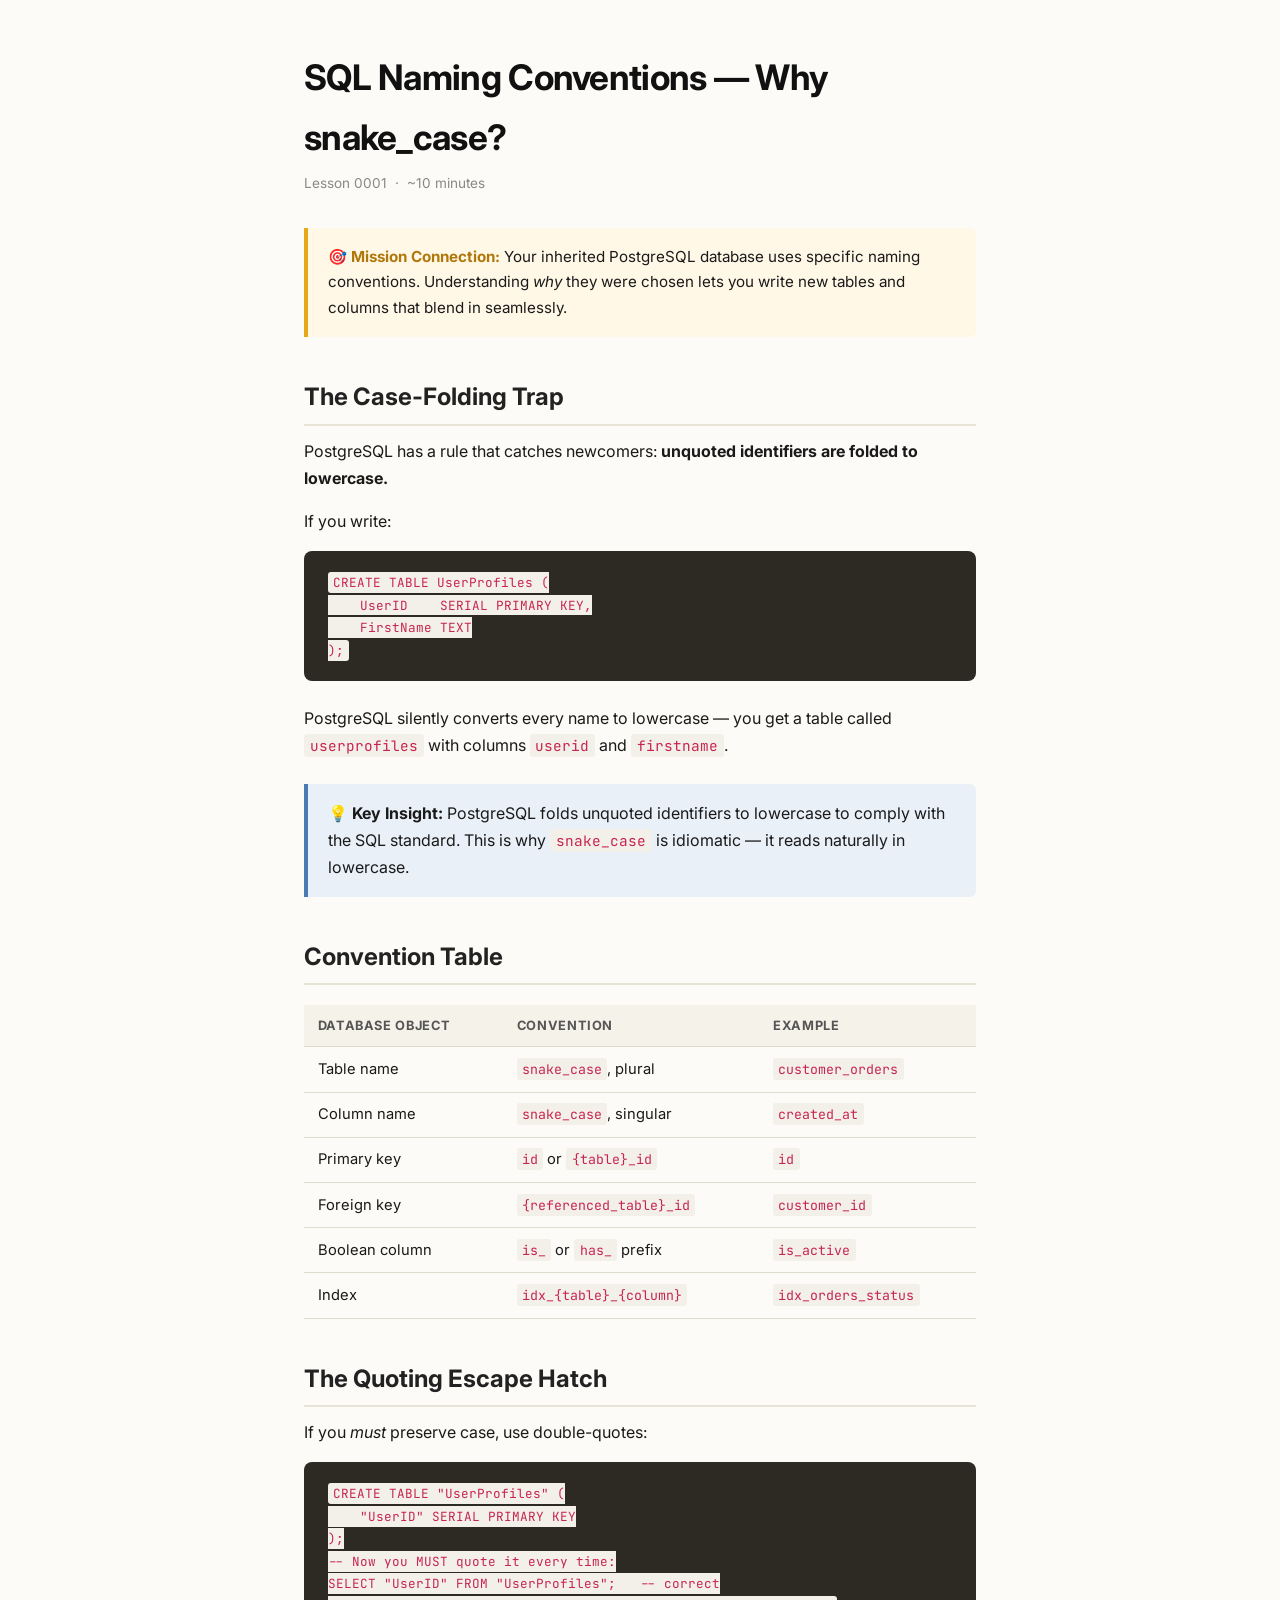
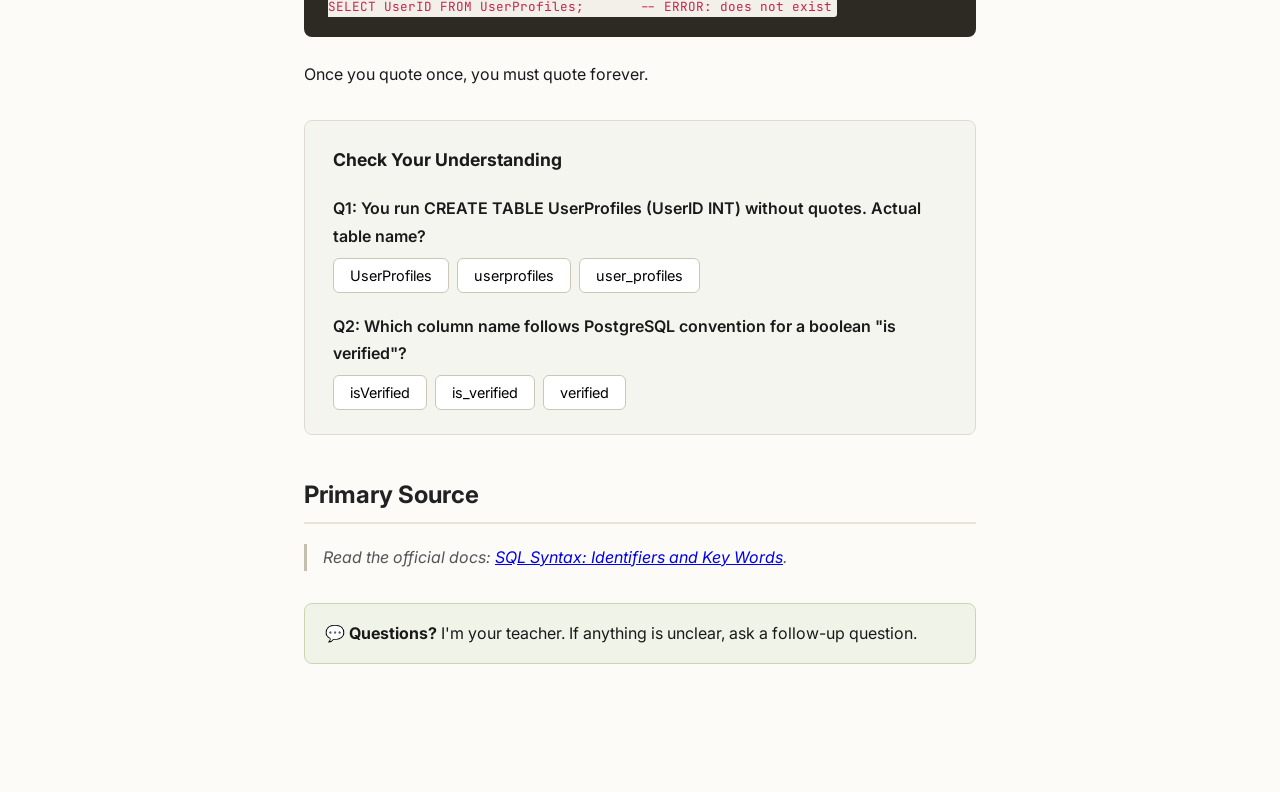
<file: demo-workspace/lessons/0001-sample-lesson.html>
<!DOCTYPE html>
<html lang="en">
<head>
<meta charset="UTF-8">
<meta name="viewport" content="width=device-width, initial-scale=1.0">
<meta name="topic" content="SQL Fundamentals">
<title>Lesson 0001: SQL Naming Conventions — Why snake_case?</title>
<style>
  @import url('https://fonts.googleapis.com/css2?family=Inter:ital,opsz,wght@0,14..32,400..700;1,14..32,400..700&family=JetBrains+Mono:wght@400;700&display=swap');
  *, *::before, *::after { box-sizing: border-box; margin: 0; padding: 0; }
  body { font-family: 'Inter', system-ui, sans-serif; line-height: 1.7; color: #1a1a1a; background: #fdfbf7; max-width: 720px; margin: 0 auto; padding: 3rem 1.5rem 6rem; }
  h1 { font-size: 2.2rem; font-weight: 700; margin-bottom: 0.3rem; letter-spacing: -0.02em; color: #111; }
  h2 { font-size: 1.5rem; font-weight: 700; margin: 2.5rem 0 0.75rem; color: #222; border-bottom: 2px solid #e8e3d7; padding-bottom: 0.35rem; }
  p { margin-bottom: 1rem; }
  .mission-callout { background: #fff8e7; border-left: 4px solid #e6a817; padding: 1rem 1.25rem; margin: 1.5rem 0; border-radius: 0 6px 6px 0; font-size: 0.95rem; }
  .mission-callout strong { color: #b0780a; }
  code { font-family: 'JetBrains Mono', monospace; background: #f3f0e9; padding: 0.15em 0.4em; border-radius: 3px; font-size: 0.9em; color: #c7254e; }
  pre { background: #2d2a24; color: #f4e9d3; padding: 1.25rem 1.5rem; border-radius: 8px; overflow-x: auto; margin: 1rem 0 1.5rem; font-family: 'JetBrains Mono', monospace; font-size: 0.88rem; line-height: 1.6; }
  table { width: 100%; border-collapse: collapse; margin: 1.25rem 0 1.75rem; font-size: 0.92rem; }
  th, td { text-align: left; padding: 0.6rem 0.85rem; border-bottom: 1px solid #e0dbcf; }
  th { font-weight: 700; background: #f5f2ea; font-size: 0.8rem; text-transform: uppercase; letter-spacing: 0.05em; color: #555; }
  tr:hover td { background: #fdf9f0; }
  .quiz-block { background: #f5f5f0; border: 1px solid #e0dbcf; border-radius: 8px; padding: 1.5rem 1.75rem; margin: 2rem 0; }
  .quiz-block h3 { margin: 0 0 0.5rem; font-size: 1.1rem; }
  .quiz-block .q { font-weight: 600; margin: 1.25rem 0 0.5rem; }
  .quiz-block .options { display: flex; flex-wrap: wrap; gap: 0.5rem; }
  .quiz-block button.opt { background: #fff; border: 1.5px solid #ccc6b8; padding: 0.5rem 1rem; border-radius: 6px; cursor: pointer; font-family: 'Inter', sans-serif; font-size: 0.9rem; transition: all 0.15s; }
  .quiz-block button.opt:hover { border-color: #a09070; background: #fdf9f0; }
  .quiz-block button.opt.correct { background: #d4edda; border-color: #6aab73; color: #1b4d22; font-weight: 600; }
  .quiz-block button.opt.incorrect { background: #f8d7da; border-color: #c97f86; color: #721c24; }
  .quiz-block .feedback { margin-top: 0.75rem; padding: 0.6rem 0.85rem; border-radius: 6px; font-size: 0.9rem; display: none; }
  .quiz-block .feedback.show { display: block; }
  .quiz-block .feedback.correct { background: #d4edda; color: #1b4d22; }
  .quiz-block .feedback.incorrect { background: #f8d7da; color: #721c24; }
  .key-insight { background: #eaf0f8; border-left: 4px solid #4a7bb5; padding: 1rem 1.25rem; margin: 1.5rem 0; border-radius: 0 6px 6px 0; }
  blockquote { border-left: 3px solid #c5bfb0; padding-left: 1rem; margin: 1.25rem 0; color: #555; font-style: italic; }
  .reminder { background: #f0f4e8; border: 1px solid #c8d6b0; border-radius: 8px; padding: 1rem 1.25rem; margin: 2rem 0; }
</style>
</head>
<body>

<h1>SQL Naming Conventions — Why snake_case?</h1>
<div style="font-size:0.85rem;color:#888;margin-bottom:2rem;">Lesson 0001 &nbsp;·&nbsp; ~10 minutes</div>

<div class="mission-callout">
  <strong>🎯 Mission Connection:</strong> Your inherited PostgreSQL database uses specific naming conventions.
  Understanding <em>why</em> they were chosen lets you write new tables and columns that blend in seamlessly.
</div>

<h2>The Case-Folding Trap</h2>
<p>PostgreSQL has a rule that catches newcomers: <strong>unquoted identifiers are folded to lowercase.</strong></p>
<p>If you write:</p>
<pre><code>CREATE TABLE UserProfiles (
    UserID    SERIAL PRIMARY KEY,
    FirstName TEXT
);</code></pre>
<p>PostgreSQL silently converts every name to lowercase — you get a table called <code>userprofiles</code> with columns <code>userid</code> and <code>firstname</code>.</p>

<div class="key-insight">
  <strong>💡 Key Insight:</strong> PostgreSQL folds unquoted identifiers to lowercase to comply with the SQL standard. This is why <code>snake_case</code> is idiomatic — it reads naturally in lowercase.
</div>

<h2>Convention Table</h2>
<table>
  <thead><tr><th>Database Object</th><th>Convention</th><th>Example</th></tr></thead>
  <tbody>
    <tr><td>Table name</td><td><code>snake_case</code>, plural</td><td><code>customer_orders</code></td></tr>
    <tr><td>Column name</td><td><code>snake_case</code>, singular</td><td><code>created_at</code></td></tr>
    <tr><td>Primary key</td><td><code>id</code> or <code>{table}_id</code></td><td><code>id</code></td></tr>
    <tr><td>Foreign key</td><td><code>{referenced_table}_id</code></td><td><code>customer_id</code></td></tr>
    <tr><td>Boolean column</td><td><code>is_</code> or <code>has_</code> prefix</td><td><code>is_active</code></td></tr>
    <tr><td>Index</td><td><code>idx_{table}_{column}</code></td><td><code>idx_orders_status</code></td></tr>
  </tbody>
</table>


<h2>The Quoting Escape Hatch</h2>
<p>If you <em>must</em> preserve case, use double-quotes:</p>
<pre><code>CREATE TABLE "UserProfiles" (
    "UserID" SERIAL PRIMARY KEY
);
-- Now you MUST quote it every time:
SELECT "UserID" FROM "UserProfiles";   -- correct
SELECT UserID FROM UserProfiles;       -- ERROR: does not exist</code></pre>
<p>Once you quote once, you must quote forever.</p>

<div class="quiz-block">
  <h3>Check Your Understanding</h3>
  <div class="q">Q1: You run CREATE TABLE UserProfiles (UserID INT) without quotes. Actual table name?</div>
  <div class="options">
    <button class="opt" data-explain="No. Without quotes, PostgreSQL folds identifiers to lowercase.">UserProfiles</button>
    <button class="opt" data-correct data-explain="Correct! PostgreSQL folds unquoted identifiers to lowercase.">userprofiles</button>
    <button class="opt" data-explain="No. PostgreSQL only lowercases; it does not convert camelCase to snake_case.">user_profiles</button>
  </div>
  <div class="feedback"></div>

  <div class="q">Q2: Which column name follows PostgreSQL convention for a boolean "is verified"?</div>
  <div class="options">
    <button class="opt" data-explain="No. camelCase requires quoting. Use snake_case with an is_ prefix.">isVerified</button>
    <button class="opt" data-correct data-explain="Correct! Boolean columns use an is_ or has_ prefix in snake_case.">is_verified</button>
    <button class="opt" data-explain="No. &quot;verified&quot; is ambiguous. The is_ prefix makes intent clear.">verified</button>
  </div>
  <div class="feedback"></div>
</div>

<h2>Primary Source</h2>
<blockquote>
  Read the official docs: <a href="https://www.postgresql.org/docs/current/sql-syntax-lexical.html#SQL-SYNTAX-IDENTIFIERS">SQL Syntax: Identifiers and Key Words</a>.
</blockquote>

<div class="reminder">
  <strong>💬 Questions?</strong> I'm your teacher. If anything is unclear, ask a follow-up question.
</div>

<script>
document.querySelectorAll('.quiz-block .options').forEach(opts => {
  const btns = [...opts.querySelectorAll('button.opt')];
  const fb = opts.nextElementSibling;
  btns.forEach(b => b.addEventListener('click', () => {
    const ok = b.hasAttribute('data-correct');
    btns.forEach(x => { x.disabled = true; if (x.hasAttribute('data-correct')) x.classList.add('correct'); });
    if (!ok) b.classList.add('incorrect');
    fb.textContent = b.dataset.explain || (ok ? 'Correct!' : 'Not quite.');
    fb.className = 'feedback show ' + (ok ? 'correct' : 'incorrect');
  }));
});
</script>

</body>
</html>
</file>
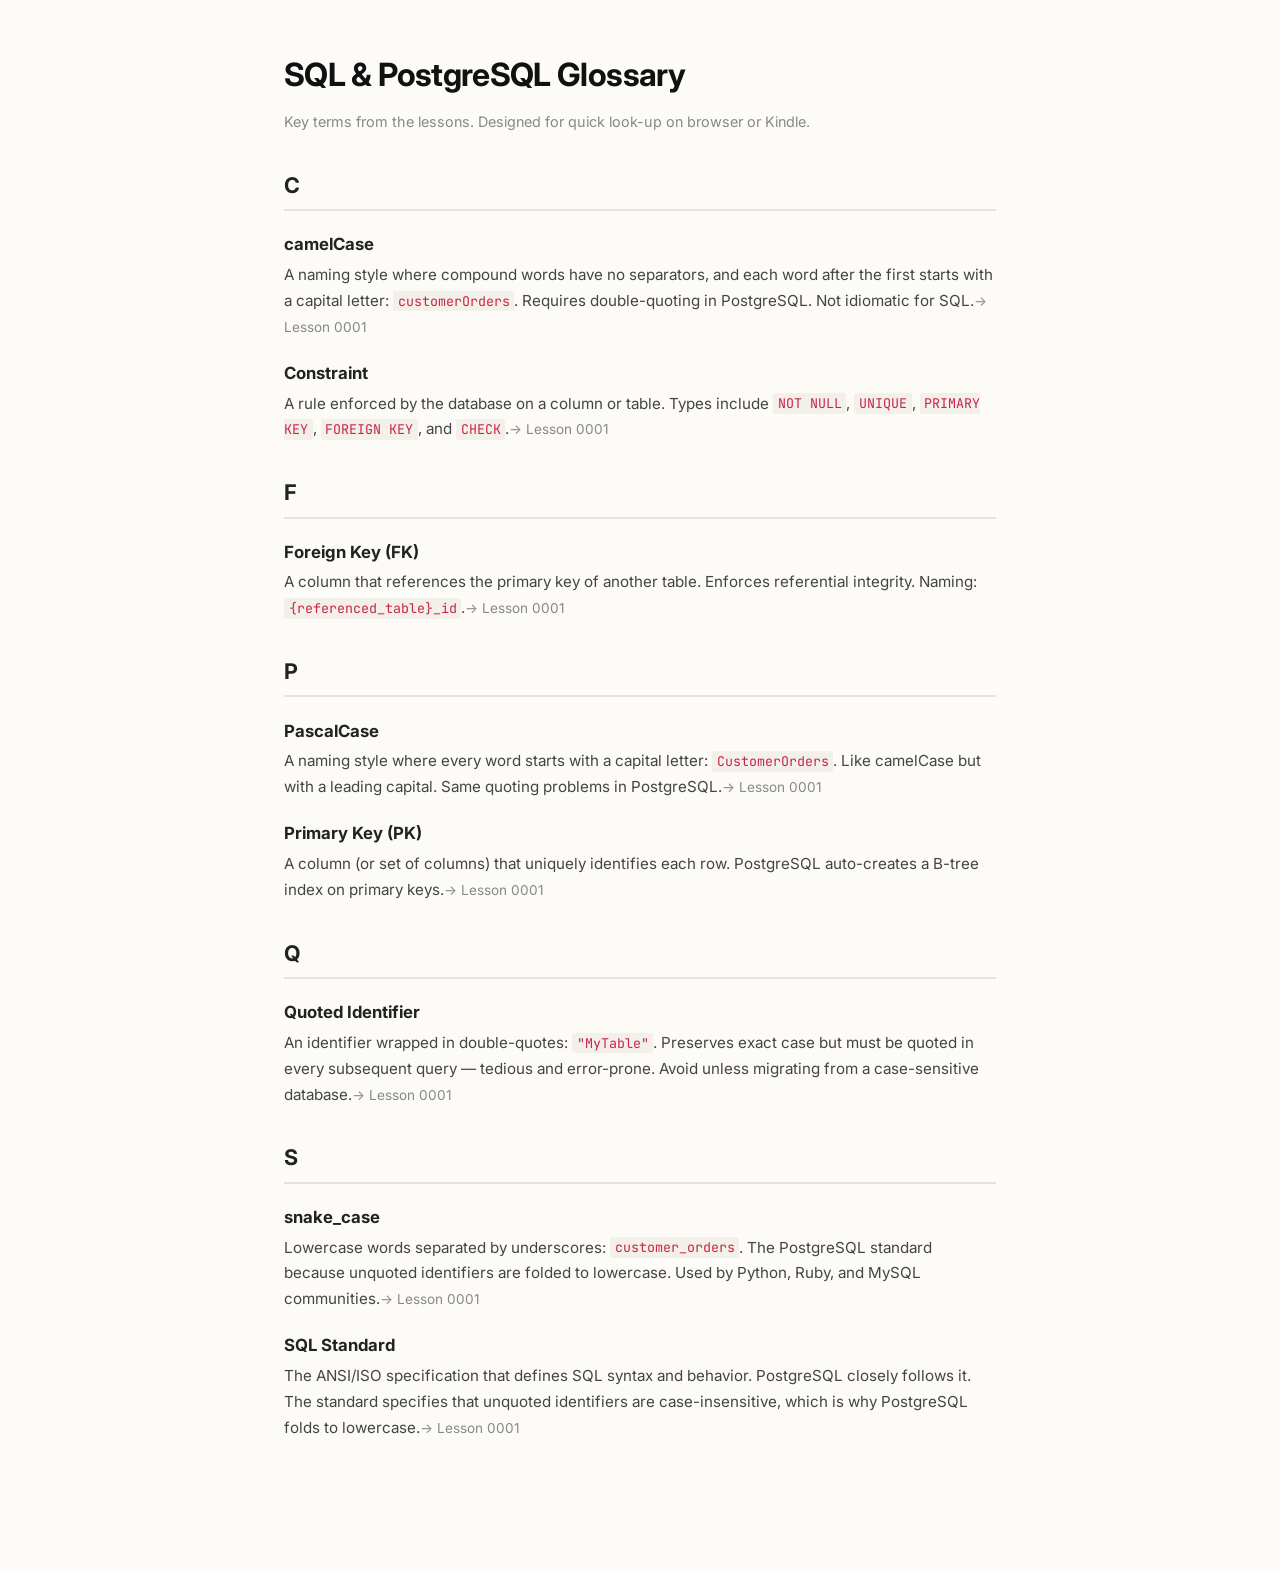
<file: demo-workspace/reference/sample-glossary.html>
<!DOCTYPE html>
<html lang="en">
<head>
<meta charset="UTF-8">
<meta name="viewport" content="width=device-width, initial-scale=1.0">
<title>Reference: SQL & PostgreSQL Glossary</title>
<style>
@import url('https://fonts.googleapis.com/css2?family=Inter:ital,opsz,wght@0,14..32,400..700;1,14..32,400..700&family=JetBrains+Mono:wght@400;700&display=swap');
*,*::before,*::after{box-sizing:border-box;margin:0;padding:0}
body{font-family:'Inter',system-ui,sans-serif;line-height:1.7;color:#1a1a1a;background:#fdfbf7;max-width:760px;margin:0 auto;padding:3rem 1.5rem 6rem}
h1{font-size:2rem;font-weight:700;margin-bottom:.5rem;letter-spacing:-.02em;color:#111}
h2{font-size:1.35rem;font-weight:700;margin:2rem 0 .75rem;color:#222;border-bottom:2px solid #e8e3d7;padding-bottom:.35rem}
code{font-family:'JetBrains Mono',monospace;background:#f3f0e9;padding:.1em .35em;border-radius:3px;font-size:.88em;color:#c7254e}
dl{margin:1rem 0 2rem}
dt{font-weight:700;font-size:1.05rem;margin:1.2rem 0 .2rem;color:#222}
dd{margin-left:0;margin-bottom:.8rem;color:#444;font-size:.95rem}
dd .see{margin-top:.3rem;font-size:.85rem;color:#888}
.letter{border-top:1px solid #e8e3d7;margin-top:2rem}
@media print{body{padding:1rem;font-size:11pt}}
</style>
</head>
<body>

<h1>SQL &amp; PostgreSQL Glossary</h1>
<p style="color:#888;font-size:.9rem">Key terms from the lessons. Designed for quick look-up on browser or Kindle.</p>

<h2>C</h2>
<dl>
<dt>camelCase</dt>
<dd>A naming style where compound words have no separators, and each word after the first starts with a capital letter: <code>customerOrders</code>. Requires double-quoting in PostgreSQL. Not idiomatic for SQL.<span class="see">→ Lesson 0001</span></dd>

<dt>Constraint</dt>
<dd>A rule enforced by the database on a column or table. Types include <code>NOT NULL</code>, <code>UNIQUE</code>, <code>PRIMARY KEY</code>, <code>FOREIGN KEY</code>, and <code>CHECK</code>.<span class="see">→ Lesson 0001</span></dd>
</dl>

<h2>F</h2>
<dl>
<dt>Foreign Key (FK)</dt>
<dd>A column that references the primary key of another table. Enforces referential integrity. Naming: <code>{referenced_table}_id</code>.<span class="see">→ Lesson 0001</span></dd>
</dl>

<h2>P</h2>
<dl>
<dt>PascalCase</dt>
<dd>A naming style where every word starts with a capital letter: <code>CustomerOrders</code>. Like camelCase but with a leading capital. Same quoting problems in PostgreSQL.<span class="see">→ Lesson 0001</span></dd>

<dt>Primary Key (PK)</dt>
<dd>A column (or set of columns) that uniquely identifies each row. PostgreSQL auto-creates a B-tree index on primary keys.<span class="see">→ Lesson 0001</span></dd>
</dl>

<h2>Q</h2>
<dl>
<dt>Quoted Identifier</dt>
<dd>An identifier wrapped in double-quotes: <code>"MyTable"</code>. Preserves exact case but must be quoted in every subsequent query — tedious and error-prone. Avoid unless migrating from a case-sensitive database.<span class="see">→ Lesson 0001</span></dd>
</dl>

<h2>S</h2>
<dl>
<dt>snake_case</dt>
<dd>Lowercase words separated by underscores: <code>customer_orders</code>. The PostgreSQL standard because unquoted identifiers are folded to lowercase. Used by Python, Ruby, and MySQL communities.<span class="see">→ Lesson 0001</span></dd>

<dt>SQL Standard</dt>
<dd>The ANSI/ISO specification that defines SQL syntax and behavior. PostgreSQL closely follows it. The standard specifies that unquoted identifiers are case-insensitive, which is why PostgreSQL folds to lowercase.<span class="see">→ Lesson 0001</span></dd>
</dl>

</body>
</html>
</file>
